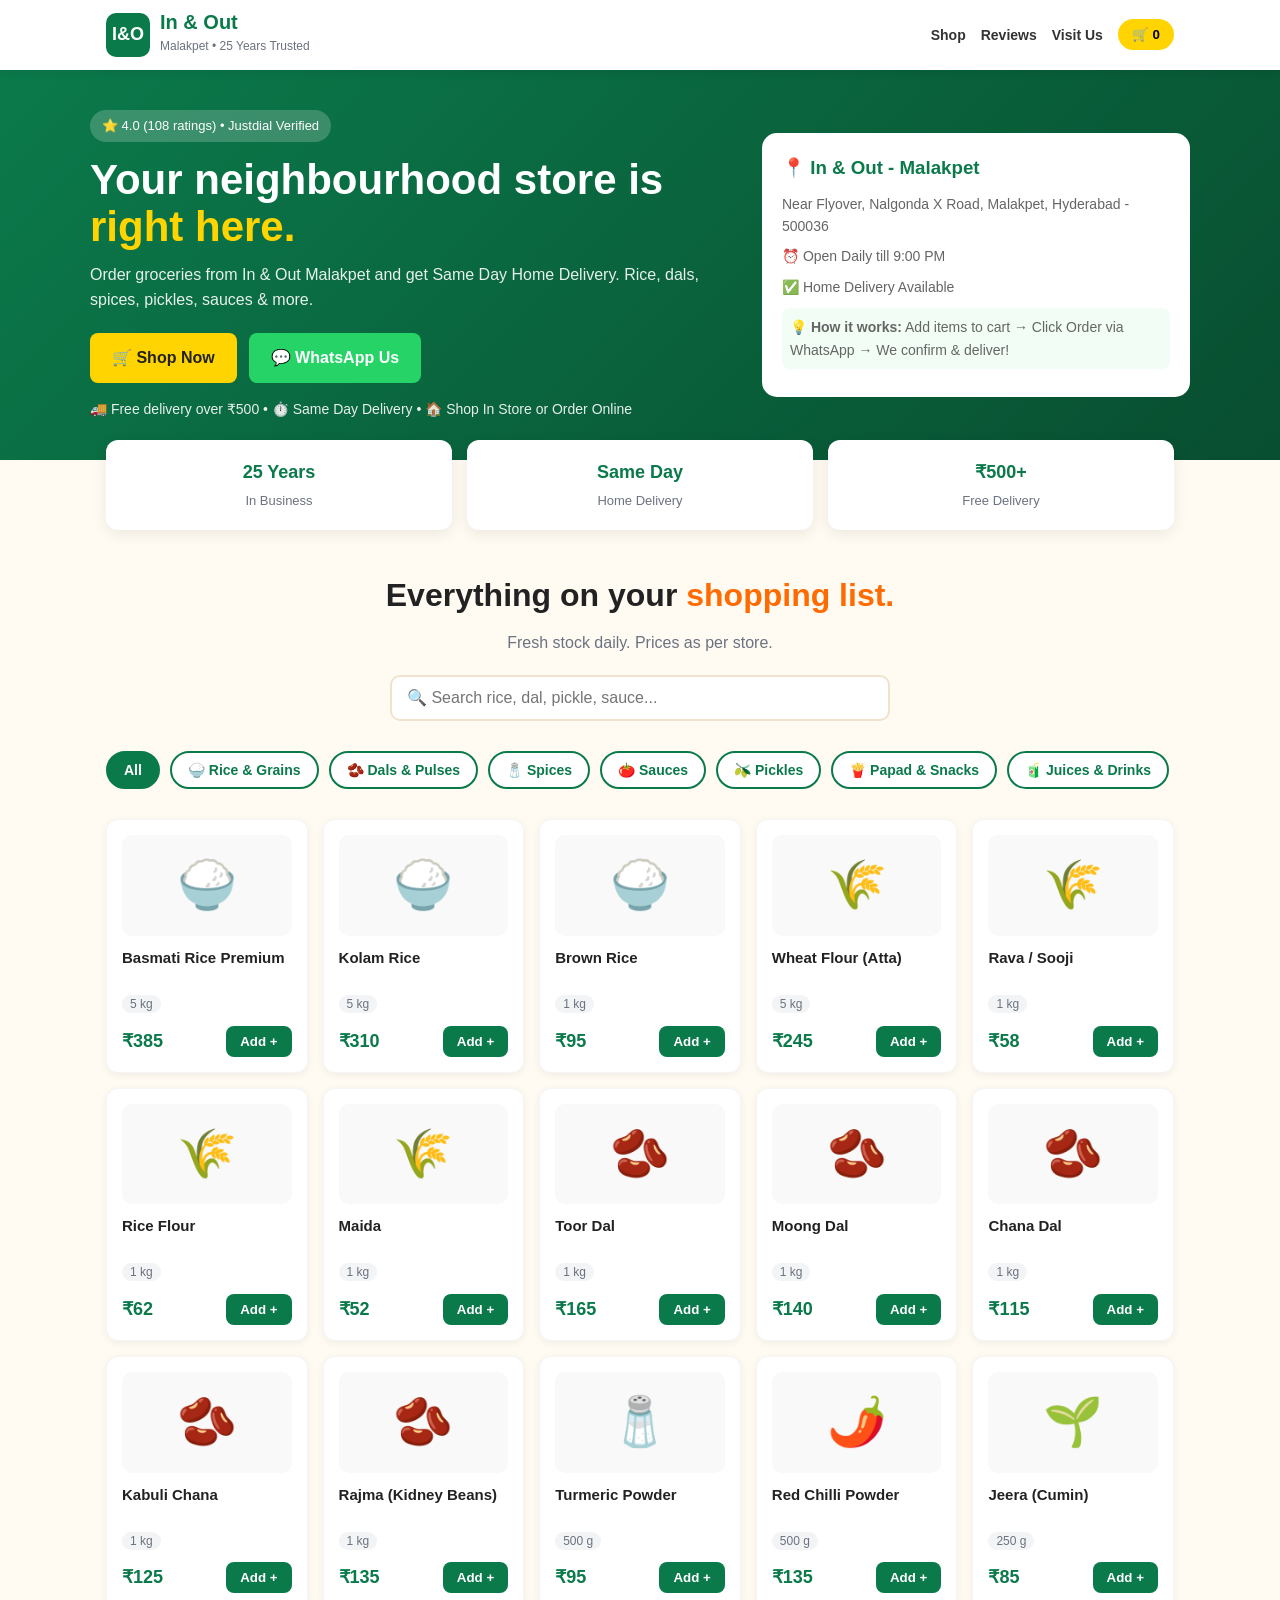
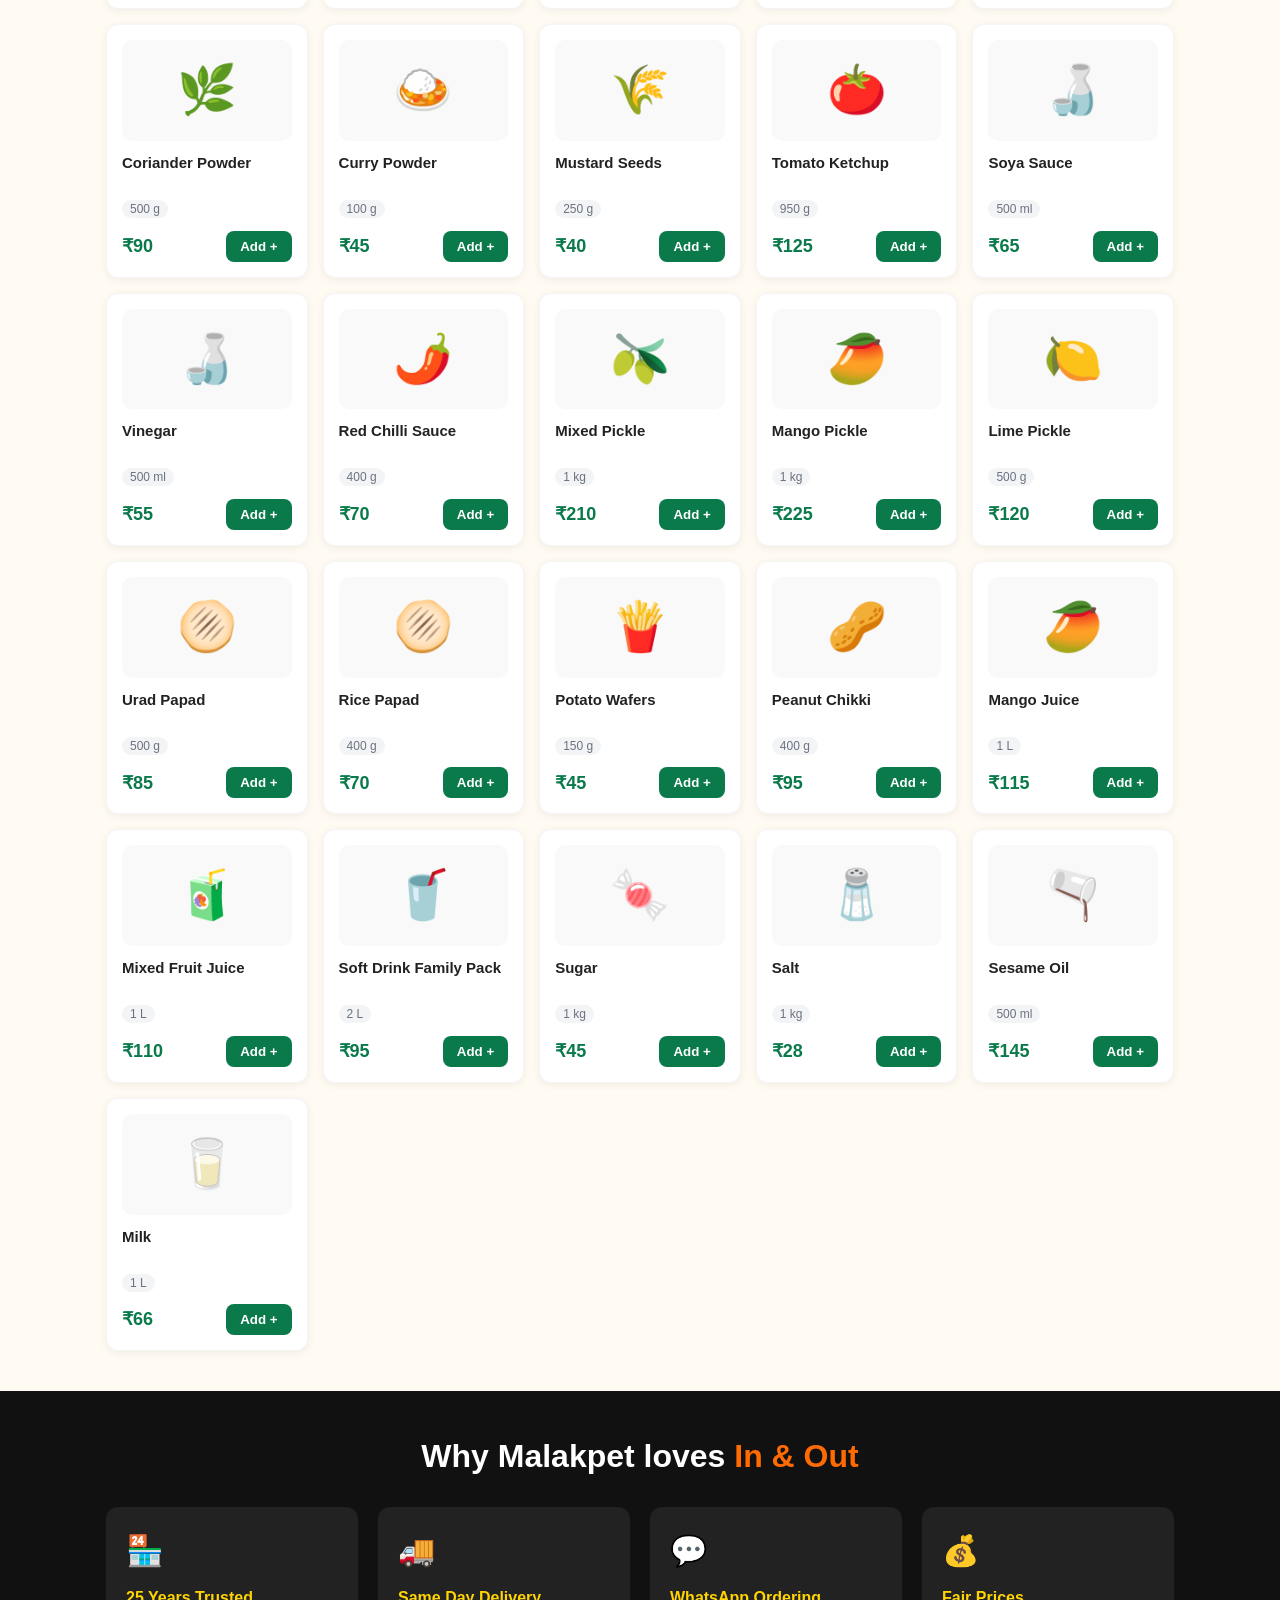
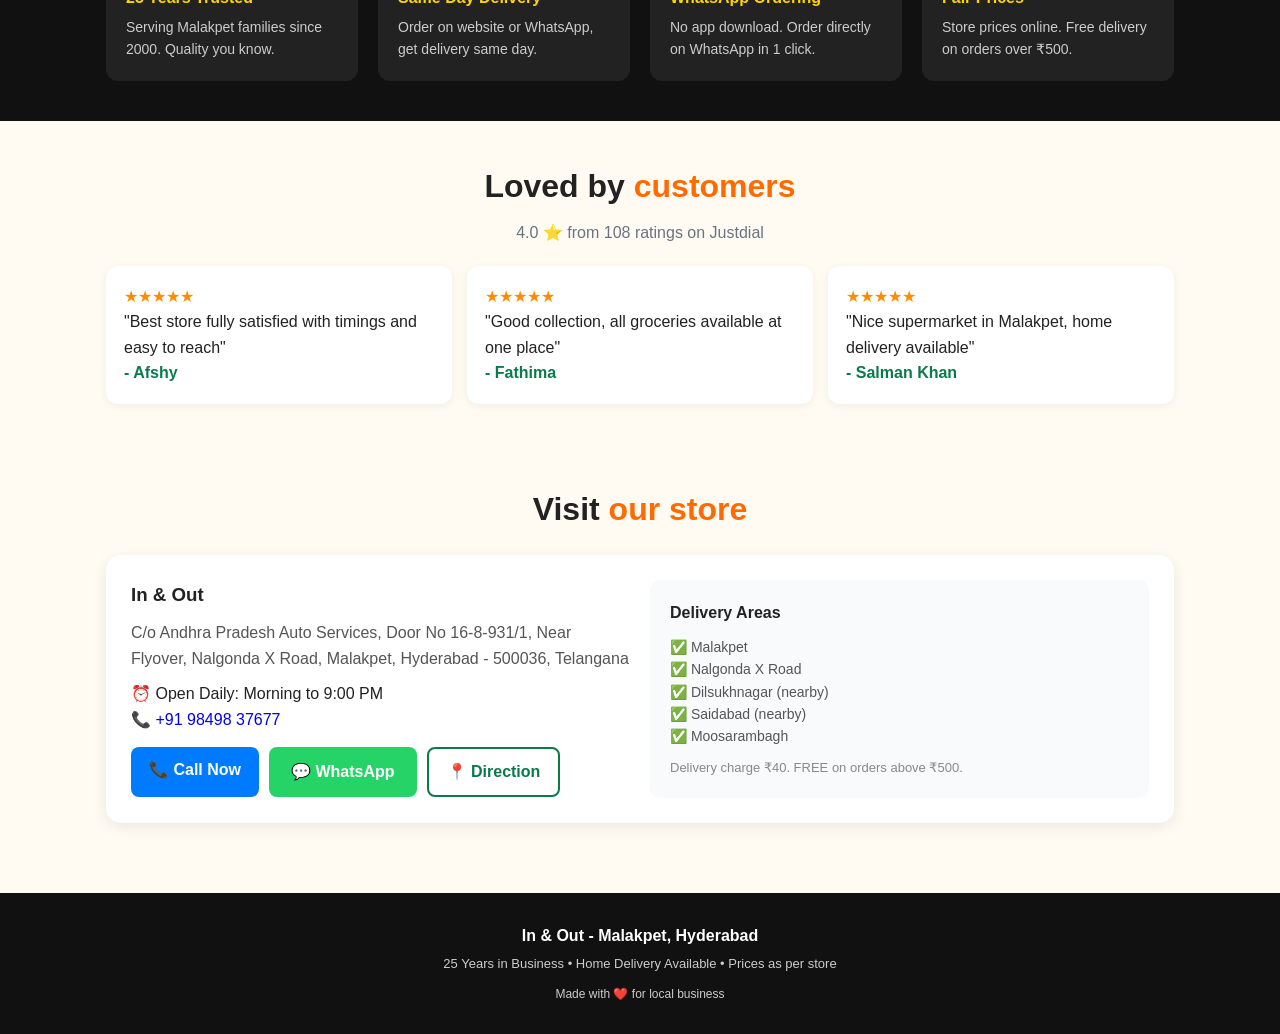
<file: index.html>
<!DOCTYPE html>
<html lang="en">
<head>
<meta charset="UTF-8" />
<meta name="viewport" content="width=device-width, initial-scale=1.0"/>
<title>In & Out | Malakpet Hyderabad - Grocery Home Delivery</title>
<meta name="description" content="In & Out Malakpet - 25 Years Trusted Supermarket. Order Rice, Dals, Spices, Pickles online with Same Day Home Delivery."/>
<style>
:root{--green:#0B7A4B;--dark:#084e30;--orange:#FF6B00;--bg:#FFFBF3;--muted:#6b7280;--border:#f0e2cc}
*{margin:0;padding:0;box-sizing:border-box}
body{font-family:-apple-system,BlinkMacSystemFont,'Segoe UI',Roboto,Arial,sans-serif;background:var(--bg);color:#222;line-height:1.6}
a{text-decoration:none}
header{background:#fff;position:sticky;top:0;z-index:100;box-shadow:0 2px 10px rgba(0,0,0,0.08)}
.nav{max-width:1100px;margin:auto;padding:12px 16px;display:flex;justify-content:space-between;align-items:center}
.logo{display:flex;align-items:center;gap:10px}
.logo-icon{background:var(--green);color:#fff;font-weight:800;width:44px;height:44px;border-radius:10px;display:flex;align-items:center;justify-content:center;font-size:18px}
.logo h1{font-size:20px;color:var(--green);line-height:1}
.logo span{font-size:12px;color:var(--muted)}
.nav-links{display:flex;gap:15px;align-items:center}
.nav-links a{color:#333;font-weight:600;font-size:14px}
.cart-top-btn{background:#FFD400;border:none;padding:8px 14px;border-radius:20px;font-weight:700;cursor:pointer}
.hero{background:linear-gradient(135deg,#0B7A4B 0%,#084e30 100%);color:#fff;padding:40px 16px}
.hero-inner{max-width:1100px;margin:auto;display:grid;grid-template-columns:1.2fr .8fr;gap:30px;align-items:center}
.badge{background:rgba(255,255,255,0.2);display:inline-block;padding:6px 12px;border-radius:20px;font-size:13px;margin-bottom:15px}
.hero h2{font-size:42px;line-height:1.1;margin-bottom:12px}
.hero h2 span{color:#FFD400}
.hero p{opacity:0.9;margin-bottom:20px}
.hero-btns{display:flex;gap:12px;flex-wrap:wrap;margin-bottom:15px}
.btn-primary{background:#FFD400;color:#222;padding:12px 22px;border-radius:8px;font-weight:800}
.btn-whatsapp{background:#25D366;color:#fff;padding:12px 22px;border-radius:8px;font-weight:800}
.hero-info{font-size:14px;opacity:0.9}
.hero-card{background:#fff;color:#222;border-radius:15px;padding:20px}
.hero-card h3{color:var(--green);margin-bottom:10px}
.hero-card p{font-size:14px;color:#555;margin-bottom:8px}
.trust{max-width:1100px;margin:-20px auto 0;padding:0 16px;display:grid;grid-template-columns:repeat(3,1fr);gap:15px;position:relative;z-index:2}
.trust-card{background:#fff;border-radius:12px;padding:18px;text-align:center;box-shadow:0 4px 15px rgba(0,0,0,0.08)}
.trust-card b{display:block;font-size:18px;color:var(--green)}
.trust-card span{font-size:13px;color:var(--muted)}
section{max-width:1100px;margin:auto;padding:40px 16px}
.shop h2,.sec-title{font-size:32px;text-align:center;margin-bottom:8px}
.shop h2 span,.sec-title span{color:var(--orange)}
.sub{text-align:center;color:var(--muted);margin-bottom:20px}
.search-box{max-width:500px;margin:0 auto 20px;display:flex}
.search-box input{flex:1;padding:12px 15px;border:2px solid var(--border);border-radius:10px;font-size:16px;outline:none}
.search-box input:focus{border-color:var(--green)}
.cat-pills{display:flex;gap:10px;overflow-x:auto;padding:10px 0;margin-bottom:20px}
.pill{white-space:nowrap;padding:9px 16px;border:2px solid var(--green);background:#fff;color:var(--green);border-radius:25px;font-weight:700;font-size:14px;cursor:pointer}
.pill.active,.pill:hover{background:var(--green);color:#fff}
#product-grid{display:grid;grid-template-columns:repeat(auto-fill,minmax(200px,1fr));gap:15px}
.product{background:#fff;border-radius:12px;padding:15px;box-shadow:0 2px 8px rgba(0,0,0,0.06);border:1px solid #f5f5f5}
.p-emoji{font-size:48px;text-align:center;background:#f9f9f9;border-radius:10px;padding:12px;margin-bottom:10px}
.product h4{font-size:15px;min-height:44px}
.p-unit{font-size:12px;color:var(--muted);background:#f3f4f6;padding:2px 8px;border-radius:10px}
.p-row{display:flex;justify-content:space-between;align-items:center;margin-top:10px}
.p-price{font-size:18px;font-weight:800;color:var(--green)}
.add-btn{background:var(--green);color:#fff;border:none;padding:8px 14px;border-radius:8px;font-weight:700;cursor:pointer}
.qty-box{display:flex;align-items:center;gap:8px;background:#f0fdf4;border:1px solid var(--green);border-radius:8px;padding:4px}
.qty-box button{background:var(--green);color:#fff;border:none;width:26px;height:26px;border-radius:6px;font-weight:800;cursor:pointer}
.why{background:#111;color:#fff;max-width:100%}
.why-inner{max-width:1100px;margin:auto;padding:40px 16px}
.why-grid{display:grid;grid-template-columns:repeat(auto-fit,minmax(220px,1fr));gap:20px;margin-top:25px}
.why-card{background:#222;border-radius:12px;padding:20px}
.why-card h4{color:#FFD400;margin:10px 0 5px}
.why-card p{font-size:14px;color:#ccc}
.reviews-grid{display:grid;grid-template-columns:repeat(auto-fit,minmax(250px,1fr));gap:15px;margin-top:20px}
.review{background:#fff;border-radius:12px;padding:18px;box-shadow:0 2px 8px rgba(0,0,0,0.06)}
.review b{color:var(--green)}
.stars{color:#FF8C00}
.visit-box{background:#fff;border-radius:15px;padding:25px;box-shadow:0 4px 15px rgba(0,0,0,0.08);display:grid;grid-template-columns:1fr 1fr;gap:20px}
.visit-btns{display:flex;gap:10px;flex-wrap:wrap;margin-top:15px}
.btn-call{background:#007bff;color:#fff;padding:10px 18px;border-radius:8px;font-weight:700}
.btn-dir{background:#fff;border:2px solid var(--green);color:var(--green);padding:10px 18px;border-radius:8px;font-weight:700}
footer{background:#111;color:#ccc;padding:30px 16px;text-align:center;margin-top:30px}
#cart-bar{position:fixed;bottom:15px;left:15px;right:15px;max-width:600px;margin:auto;background:var(--orange);color:#fff;padding:14px 20px;border-radius:12px;display:none;justify-content:space-between;align-items:center;font-weight:800;box-shadow:0 6px 20px rgba(0,0,0,0.3);cursor:pointer;z-index:200}
#cart-overlay{display:none;position:fixed;top:0;left:0;right:0;bottom:0;background:rgba(0,0,0,0.6);z-index:300;justify-content:center;align-items:center;padding:15px}
.cart-modal{background:#fff;border-radius:15px;max-width:500px;width:100%;max-height:90vh;overflow-y:auto;padding:20px}
.cart-modal h3{display:flex;justify-content:space-between;align-items:center;margin-bottom:15px}
.close-btn{background:#f3f4f6;border:none;width:30px;height:30px;border-radius:50%;cursor:pointer;font-size:16px}
#free-del-msg{background:#fef3c7;padding:10px;border-radius:8px;font-size:14px;margin-bottom:15px;text-align:center}
.cart-item{display:flex;justify-content:space-between;align-items:center;padding:10px 0;border-bottom:1px solid #f0f0f0;font-size:14px}
.cart-form{margin-top:15px}
.cart-form input,.cart-form textarea,.cart-form select{width:100%;padding:10px;border:2px solid #e5e7eb;border-radius:8px;margin-bottom:10px;font-size:14px;font-family:inherit}
.totals{margin:15px 0;font-size:15px}
.totals div{display:flex;justify-content:space-between;margin-bottom:5px}
.total-big{font-size:20px;font-weight:800;color:var(--green)}
.order-btn{background:#25D366;color:#fff;border:none;width:100%;padding:15px;border-radius:10px;font-size:17px;font-weight:800;cursor:pointer}
#toast{position:fixed;top:20px;right:20px;background:#0B7A4B;color:#fff;padding:12px 20px;border-radius:8px;display:none;z-index:500;font-weight:600}
.no-result{text-align:center;color:var(--muted);grid-column:1/-1;padding:30px}
@media(max-width:768px){.hero-inner{grid-template-columns:1fr}.hero h2{font-size:30px}.trust{grid-template-columns:1fr 1fr 1fr;gap:8px}.trust-card{padding:12px 8px}.trust-card b{font-size:14px}#product-grid{grid-template-columns:1fr 1fr}.nav-links a{display:none}.visit-box{grid-template-columns:1fr}.shop h2{font-size:24px}}
</style>
</head>
<body>

<header>
<div class="nav">
<div class="logo"><div class="logo-icon">I&O</div><div><h1>In & Out</h1><span>Malakpet • 25 Years Trusted</span></div></div>
<div class="nav-links"><a href="#shop">Shop</a><a href="#reviews">Reviews</a><a href="#visit">Visit Us</a><button class="cart-top-btn" onclick="openCart()">🛒 <span id="cart-count-top">0</span></button></div>
</div>
</header>

<section class="hero" style="max-width:100%">
<div class="hero-inner">
<div class="hero-text">
<div class="badge">⭐ 4.0 (108 ratings) • Justdial Verified</div>
<h2>Your neighbourhood store is <span>right here.</span></h2>
<p>Order groceries from In & Out Malakpet and get Same Day Home Delivery. Rice, dals, spices, pickles, sauces & more.</p>
<div class="hero-btns"><a href="#shop" class="btn-primary">🛒 Shop Now</a><a href="https://wa.me/919849837677?text=Hi%20In%20%26%20Out!%20I%20want%20to%20order%20groceries" target="_blank" class="btn-whatsapp">💬 WhatsApp Us</a></div>
<div class="hero-info">🚚 Free delivery over ₹500 • ⏱️ Same Day Delivery • 🏠 Shop In Store or Order Online</div>
</div>
<div class="hero-card">
<h3>📍 In & Out - Malakpet</h3>
<p>Near Flyover, Nalgonda X Road, Malakpet, Hyderabad - 500036</p>
<p>⏰ Open Daily till 9:00 PM</p>
<p>✅ Home Delivery Available</p>
<p style="background:#f0fdf4;padding:8px;border-radius:8px;margin-top:10px">💡 <b>How it works:</b> Add items to cart → Click Order via WhatsApp → We confirm & deliver!</p>
</div>
</div>
</section>

<div class="trust">
<div class="trust-card"><b>25 Years</b><span>In Business</span></div>
<div class="trust-card"><b>Same Day</b><span>Home Delivery</span></div>
<div class="trust-card"><b>₹500+</b><span>Free Delivery</span></div>
</div>

<section class="shop" id="shop">
<h2>Everything on your <span>shopping list.</span></h2>
<p class="sub">Fresh stock daily. Prices as per store.</p>
<div class="search-box"><input type="text" id="search" placeholder="🔍 Search rice, dal, pickle, sauce..."/></div>
<div class="cat-pills" id="pills">
<button class="pill active" onclick="setCat('all',this)">All</button>
<button class="pill" onclick="setCat('rice',this)">🍚 Rice & Grains</button>
<button class="pill" onclick="setCat('dal',this)">🫘 Dals & Pulses</button>
<button class="pill" onclick="setCat('spice',this)">🧂 Spices</button>
<button class="pill" onclick="setCat('sauce',this)">🍅 Sauces</button>
<button class="pill" onclick="setCat('pickle',this)">🫒 Pickles</button>
<button class="pill" onclick="setCat('papad',this)">🍟 Papad & Snacks</button>
<button class="pill" onclick="setCat('beverage',this)">🧃 Juices & Drinks</button>
<button class="pill" onclick="setCat('essential',this)">🏠 Essentials</button>
</div>
<div id="product-grid"></div>
</section>

<div class="why"><div class="why-inner">
<h2 class="sec-title" style="color:#fff">Why Malakpet loves <span>In & Out</span></h2>
<div class="why-grid">
<div class="why-card"><div style="font-size:30px">🏪</div><h4>25 Years Trusted</h4><p>Serving Malakpet families since 2000. Quality you know.</p></div>
<div class="why-card"><div style="font-size:30px">🚚</div><h4>Same Day Delivery</h4><p>Order on website or WhatsApp, get delivery same day.</p></div>
<div class="why-card"><div style="font-size:30px">💬</div><h4>WhatsApp Ordering</h4><p>No app download. Order directly on WhatsApp in 1 click.</p></div>
<div class="why-card"><div style="font-size:30px">💰</div><h4>Fair Prices</h4><p>Store prices online. Free delivery on orders over ₹500.</p></div>
</div>
</div></div>

<section id="reviews">
<h2 class="sec-title">Loved by <span>customers</span></h2>
<p class="sub">4.0 ⭐ from 108 ratings on Justdial</p>
<div class="reviews-grid">
<div class="review"><div class="stars">★★★★★</div><p>"Best store fully satisfied with timings and easy to reach"</p><b>- Afshy</b></div>
<div class="review"><div class="stars">★★★★★</div><p>"Good collection, all groceries available at one place"</p><b>- Fathima</b></div>
<div class="review"><div class="stars">★★★★★</div><p>"Nice supermarket in Malakpet, home delivery available"</p><b>- Salman Khan</b></div>
</div>
</section>

<section id="visit">
<h2 class="sec-title">Visit <span>our store</span></h2>
<div class="visit-box" style="margin-top:20px">
<div>
<h3>In & Out</h3>
<p style="color:#555;margin:10px 0">C/o Andhra Pradesh Auto Services, Door No 16-8-931/1, Near Flyover, Nalgonda X Road, Malakpet, Hyderabad - 500036, Telangana</p>
<p>⏰ Open Daily: Morning to 9:00 PM</p>
<p>📞 <a href="tel:+919849837677">+91 98498 37677</a></p>
<div class="visit-btns">
<a class="btn-call" href="tel:+919849837677">📞 Call Now</a>
<a class="btn-whatsapp" href="https://wa.me/919849837677" target="_blank">💬 WhatsApp</a>
<a class="btn-dir" href="https://www.google.com/maps/search/?api=1&query=In+%26+Out+Malakpet+Hyderabad" target="_blank">📍 Direction</a>
</div>
</div>
<div style="background:#f9fafb;border-radius:10px;padding:20px">
<h4>Delivery Areas</h4>
<p style="font-size:14px;color:#555;margin-top:10px">✅ Malakpet<br>✅ Nalgonda X Road<br>✅ Dilsukhnagar (nearby)<br>✅ Saidabad (nearby)<br>✅ Moosarambagh</p>
<p style="font-size:13px;color:#888;margin-top:10px">Delivery charge ₹40. FREE on orders above ₹500.</p>
</div>
</div>
</section>

<footer>
<p><b style="color:#fff">In & Out - Malakpet, Hyderabad</b></p>
<p style="font-size:13px;margin-top:5px">25 Years in Business • Home Delivery Available • Prices as per store</p>
<p style="font-size:12px;margin-top:10px">Made with ❤️ for local business</p>
</footer>

<div id="cart-bar" onclick="openCart()">
<span>🛒 <span id="cart-count-bar">0</span> items | ₹<span id="cart-total-bar">0</span></span>
<span>View Cart →</span>
</div>

<div id="cart-overlay">
<div class="cart-modal">
<h3>Your Shopping List <button class="close-btn" onclick="closeCart()">✕</button></h3>
<div id="free-del-msg"></div>
<div id="cart-items"></div>
<div class="cart-form">
<input type="text" id="cust-name" placeholder="Your Name *"/>
<input type="tel" id="cust-phone" placeholder="Phone Number (10 digits) *"/>
<textarea id="cust-address" placeholder="Full Delivery Address with Landmark *" rows="2"></textarea>
<select id="pay-method"><option value="Cash on Delivery">💵 Cash on Delivery</option><option value="UPI">📱 UPI (GPay/PhonePe/Paytm)</option></select>
</div>
<div class="totals">
<div><span>Subtotal:</span><span>₹<span id="ct-sub">0</span></span></div>
<div><span>Delivery:</span><span id="ct-del">₹40</span></div>
<div class="total-big"><span>Total:</span><span>₹<span id="ct-total">0</span></span></div>
</div>
<button class="order-btn" onclick="sendOrder()">📱 Order via WhatsApp</button>
<p style="text-align:center;font-size:12px;color:#888;margin-top:8px">Order will open in WhatsApp. Just press Send!</p>
</div>
</div>

<div id="toast"></div>

<script>
// ===== CHANGE THIS TO CLIENT'S WHATSAPP NUMBER (without +) =====
const STORE_WHATSAPP = "919849837677";
const FREE_LIMIT = 500;
const DELIVERY_FEE = 40;

const products = [
{id:1,name:"Basmati Rice Premium",cat:"rice",unit:"5 kg",price:385,emoji:"🍚"},
{id:2,name:"Kolam Rice",cat:"rice",unit:"5 kg",price:310,emoji:"🍚"},
{id:3,name:"Brown Rice",cat:"rice",unit:"1 kg",price:95,emoji:"🍚"},
{id:4,name:"Wheat Flour (Atta)",cat:"rice",unit:"5 kg",price:245,emoji:"🌾"},
{id:5,name:"Rava / Sooji",cat:"rice",unit:"1 kg",price:58,emoji:"🌾"},
{id:6,name:"Rice Flour",cat:"rice",unit:"1 kg",price:62,emoji:"🌾"},
{id:7,name:"Maida",cat:"rice",unit:"1 kg",price:52,emoji:"🌾"},
{id:8,name:"Toor Dal",cat:"dal",unit:"1 kg",price:165,emoji:"🫘"},
{id:9,name:"Moong Dal",cat:"dal",unit:"1 kg",price:140,emoji:"🫘"},
{id:10,name:"Chana Dal",cat:"dal",unit:"1 kg",price:115,emoji:"🫘"},
{id:11,name:"Kabuli Chana",cat:"dal",unit:"1 kg",price:125,emoji:"🫘"},
{id:12,name:"Rajma (Kidney Beans)",cat:"dal",unit:"1 kg",price:135,emoji:"🫘"},
{id:13,name:"Turmeric Powder",cat:"spice",unit:"500 g",price:95,emoji:"🧂"},
{id:14,name:"Red Chilli Powder",cat:"spice",unit:"500 g",price:135,emoji:"🌶️"},
{id:15,name:"Jeera (Cumin)",cat:"spice",unit:"250 g",price:85,emoji:"🌱"},
{id:16,name:"Coriander Powder",cat:"spice",unit:"500 g",price:90,emoji:"🌿"},
{id:17,name:"Curry Powder",cat:"spice",unit:"100 g",price:45,emoji:"🍛"},
{id:18,name:"Mustard Seeds",cat:"spice",unit:"250 g",price:40,emoji:"🌾"},
{id:19,name:"Tomato Ketchup",cat:"sauce",unit:"950 g",price:125,emoji:"🍅"},
{id:20,name:"Soya Sauce",cat:"sauce",unit:"500 ml",price:65,emoji:"🍶"},
{id:21,name:"Vinegar",cat:"sauce",unit:"500 ml",price:55,emoji:"🍶"},
{id:22,name:"Red Chilli Sauce",cat:"sauce",unit:"400 g",price:70,emoji:"🌶️"},
{id:23,name:"Mixed Pickle",cat:"pickle",unit:"1 kg",price:210,emoji:"🫒"},
{id:24,name:"Mango Pickle",cat:"pickle",unit:"1 kg",price:225,emoji:"🥭"},
{id:25,name:"Lime Pickle",cat:"pickle",unit:"500 g",price:120,emoji:"🍋"},
{id:26,name:"Urad Papad",cat:"papad",unit:"500 g",price:85,emoji:"🫓"},
{id:27,name:"Rice Papad",cat:"papad",unit:"400 g",price:70,emoji:"🫓"},
{id:28,name:"Potato Wafers",cat:"papad",unit:"150 g",price:45,emoji:"🍟"},
{id:29,name:"Peanut Chikki",cat:"papad",unit:"400 g",price:95,emoji:"🥜"},
{id:30,name:"Mango Juice",cat:"beverage",unit:"1 L",price:115,emoji:"🥭"},
{id:31,name:"Mixed Fruit Juice",cat:"beverage",unit:"1 L",price:110,emoji:"🧃"},
{id:32,name:"Soft Drink Family Pack",cat:"beverage",unit:"2 L",price:95,emoji:"🥤"},
{id:33,name:"Sugar",cat:"essential",unit:"1 kg",price:45,emoji:"🍬"},
{id:34,name:"Salt",cat:"essential",unit:"1 kg",price:28,emoji:"🧂"},
{id:35,name:"Sesame Oil",cat:"essential",unit:"500 ml",price:145,emoji:"🫗"},
{id:36,name:"Milk",cat:"essential",unit:"1 L",price:66,emoji:"🥛"},
];

let cart = JSON.parse(localStorage.getItem('inout-cart')||'{}');
let activeCat = 'all';
let searchTerm = '';

function saveCart(){localStorage.setItem('inout-cart',JSON.stringify(cart));}
function getCount(){return Object.values(cart).reduce((a,b)=>a+b,0);}
function getSub(){let s=0;for(let id in cart){let p=products.find(x=>x.id==id);if(p)s+=p.price*cart[id];}return s;}

function setCat(c,el){activeCat=c;document.querySelectorAll('.pill').forEach(p=>p.classList.remove('active'));el.classList.add('active');renderProducts();}

function renderProducts(){
const grid=document.getElementById('product-grid');
let f=products.filter(p=>(activeCat==='all'||p.cat===activeCat)&&p.name.toLowerCase().includes(searchTerm));
if(!f.length){grid.innerHTML='<p class="no-result">No products found 😕</p>';return;}
grid.innerHTML=f.map(p=>{
const q=cart[p.id]||0;
const btn=q===0?`<button class="add-btn" onclick="addToCart(${p.id})">Add +</button>`:`<div class="qty-box"><button onclick="changeQty(${p.id},-1)">-</button><span>${q}</span><button onclick="changeQty(${p.id},1)">+</button></div>`;
return `<div class="product"><div class="p-emoji">${p.emoji}</div><h4>${p.name}</h4><span class="p-unit">${p.unit}</span><div class="p-row"><span class="p-price">₹${p.price}</span>${btn}</div></div>`;
}).join('');
}

function addToCart(id){cart[id]=(cart[id]||0)+1;saveCart();renderProducts();updateBar();showToast('Added to cart ✅');}
function changeQty(id,d){cart[id]=(cart[id]||0)+d;if(cart[id]<=0)delete cart[id];saveCart();renderProducts();updateBar();renderCartItems();}

function updateBar(){
const c=getCount(),s=getSub();
document.getElementById('cart-count-top').textContent=c;
document.getElementById('cart-count-bar').textContent=c;
document.getElementById('cart-total-bar').textContent=s;
document.getElementById('cart-bar').style.display=c>0?'flex':'none';
}

function openCart(){renderCartItems();document.getElementById('cart-overlay').style.display='flex';}
function closeCart(){document.getElementById('cart-overlay').style.display='none';}

function renderCartItems(){
const box=document.getElementById('cart-items');
const ids=Object.keys(cart);
if(!ids.length){box.innerHTML='<p style="text-align:center;color:#888;padding:20px">Your cart is empty.<br><a href="#shop" onclick="closeCart()" style="color:var(--green);font-weight:700">Start Shopping →</a></p>';}
else{
box.innerHTML=ids.map(id=>{
let p=products.find(x=>x.id==id);
return `<div class="cart-item"><div><b>${p.emoji} ${p.name}</b><br><span style="color:#888">₹${p.price} x ${cart[id]}</span></div><div style="display:flex;align-items:center;gap:8px"><button onclick="changeQty(${id},-1)" style="width:28px;height:28px;border-radius:6px;border:1px solid #ddd;background:#fff;cursor:pointer">-</button><b>${cart[id]}</b><button onclick="changeQty(${id},1)" style="width:28px;height:28px;border-radius:6px;border:1px solid #ddd;background:#fff;cursor:pointer">+</button></div></div>`;
}).join('');
}
const sub=getSub();
const del=sub===0?0:(sub>=FREE_LIMIT?0:DELIVERY_FEE);
document.getElementById('ct-sub').textContent=sub;
document.getElementById('ct-del').textContent=del===0?'FREE':'₹'+del;
document.getElementById('ct-total').textContent=sub+del;
document.getElementById('free-del-msg').innerHTML=sub>=FREE_LIMIT?'🎉 <b>You got FREE delivery!</b>':`Add ₹${FREE_LIMIT-sub} more for <b>FREE delivery</b>`;
}

function sendOrder(){
const ids=Object.keys(cart);
if(!ids.length){alert('Your cart is empty!');return;}
const name=document.getElementById('cust-name').value.trim();
const phone=document.getElementById('cust-phone').value.trim();
const addr=document.getElementById('cust-address').value.trim();
const pay=document.getElementById('pay-method').value;
if(!name||!phone||!addr){alert('Please fill Name, Phone and Address');return;}
if(phone.replace(/\D/g,'').length<10){alert('Please enter valid 10-digit phone number');return;}
const sub=getSub();
const del=sub>=FREE_LIMIT?0:DELIVERY_FEE;
let msg=`Hello In & Out Malakpet! I want to order:\n\n`;
let i=1;
ids.forEach(id=>{let p=products.find(x=>x.id==id);msg+=`${i}) ${p.name} (${p.unit}) x${cart[id]} = Rs.${p.price*cart[id]}\n`;i++;});
msg+=`\nSubtotal: Rs.${sub}\nDelivery: ${del===0?'FREE':'Rs.'+del}\nTotal: Rs.${sub+del}\n\nName: ${name}\nPhone: ${phone}\nAddress: ${addr}\nPayment: ${pay}\n\nPlease confirm my order.`;
window.open(`https://wa.me/${STORE_WHATSAPP}?text=${encodeURIComponent(msg)}`,'_blank');
showToast('Opening WhatsApp... 📱');
}

function showToast(m){const t=document.getElementById('toast');t.textContent=m;t.style.display='block';setTimeout(()=>t.style.display='none',2000);}

document.getElementById('search').addEventListener('input',e=>{searchTerm=e.target.value.toLowerCase();renderProducts();});
document.getElementById('cart-overlay').addEventListener('click',e=>{if(e.target.id==='cart-overlay')closeCart();});

renderProducts();updateBar();
</script>
</body>
</html>
</file>
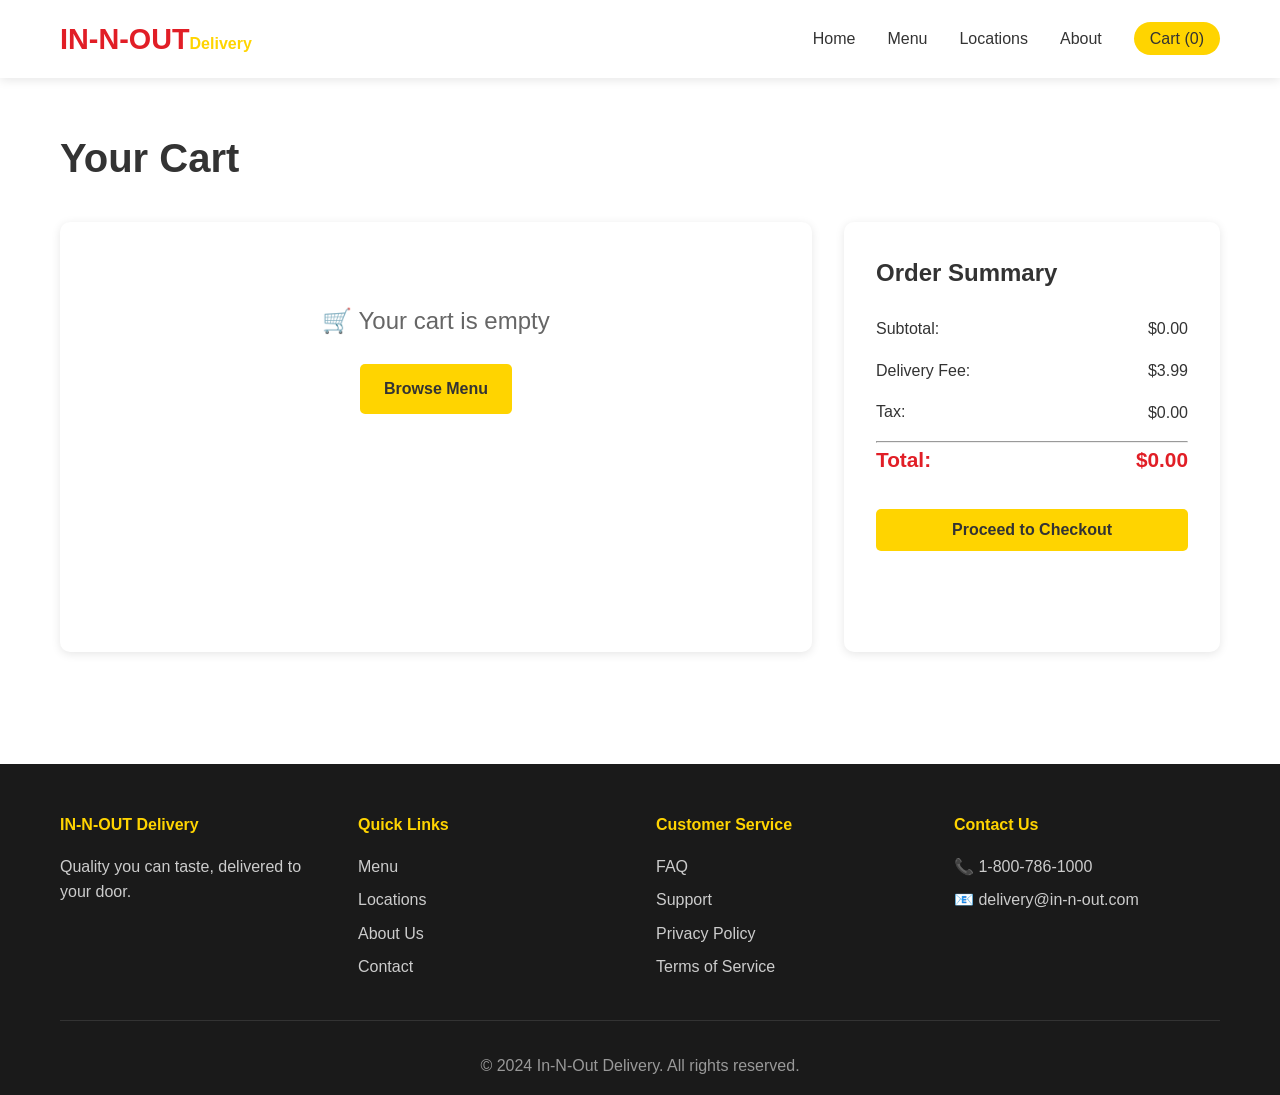
<file: cart.html>
<!DOCTYPE html>
<html lang="en">
<head>
    <meta charset="UTF-8">
    <meta name="viewport" content="width=device-width, initial-scale=1.0">
    <title>Cart - In-N-Out Delivery</title>
    <link rel="stylesheet" href="css/style.css">
</head>
<body>
    <!-- Header -->
    <header>
        <nav class="navbar">
            <div class="container">
                <div class="logo">
                    <h1>IN-N-OUT<span class="delivery-text">Delivery</span></h1>
                </div>
                <ul class="nav-links">
                    <li><a href="index.html">Home</a></li>
                    <li><a href="menu.html">Menu</a></li>
                    <li><a href="index.html#locations">Locations</a></li>
                    <li><a href="#about">About</a></li>
                    <li><a href="cart.html" class="cart-btn active">Cart (<span id="cart-count">0</span>)</a></li>
                </ul>
                <button class="mobile-menu-btn">☰</button>
            </div>
        </nav>
    </header>

    <!-- Cart Section -->
    <section class="cart-section">
        <div class="container">
            <h1>Your Cart</h1>
            
            <div class="cart-container">
                <div class="cart-items">
                    <div id="cart-items-list">
                        <!-- Cart items will be inserted here by JavaScript -->
                        <div class="empty-cart" id="empty-cart">
                            <p>🛒 Your cart is empty</p>
                            <a href="menu.html" class="btn btn-primary">Browse Menu</a>
                        </div>
                    </div>
                </div>

                <div class="cart-summary">
                    <h3>Order Summary</h3>
                    <div class="summary-row">
                        <span>Subtotal:</span>
                        <span id="subtotal">$0.00</span>
                    </div>
                    <div class="summary-row">
                        <span>Delivery Fee:</span>
                        <span id="delivery-fee">$3.99</span>
                    </div>
                    <div class="summary-row">
                        <span>Tax:</span>
                        <span id="tax">$0.00</span>
                    </div>
                    <hr>
                    <div class="summary-row total">
                        <span>Total:</span>
                        <span id="total">$0.00</span>
                    </div>
                    <button class="btn btn-primary btn-full" onclick="proceedToCheckout()">Proceed to Checkout</button>
                    <a href="menu.html" class="btn btn-secondary btn-full">Continue Shopping</a>
                </div>
            </div>
        </div>
    </section>

    <!-- Footer -->
    <footer>
        <div class="container">
            <div class="footer-content">
                <div class="footer-section">
                    <h4>IN-N-OUT Delivery</h4>
                    <p>Quality you can taste, delivered to your door.</p>
                </div>
                <div class="footer-section">
                    <h4>Quick Links</h4>
                    <ul>
                        <li><a href="menu.html">Menu</a></li>
                        <li><a href="index.html#locations">Locations</a></li>
                        <li><a href="#about">About Us</a></li>
                        <li><a href="#contact">Contact</a></li>
                    </ul>
                </div>
                <div class="footer-section">
                    <h4>Customer Service</h4>
                    <ul>
                        <li><a href="#faq">FAQ</a></li>
                        <li><a href="#support">Support</a></li>
                        <li><a href="#privacy">Privacy Policy</a></li>
                        <li><a href="#terms">Terms of Service</a></li>
                    </ul>
                </div>
                <div class="footer-section">
                    <h4>Contact Us</h4>
                    <p>📞 1-800-786-1000</p>
                    <p>📧 delivery@in-n-out.com</p>
                </div>
            </div>
            <div class="footer-bottom">
                <p>&copy; 2024 In-N-Out Delivery. All rights reserved.</p>
            </div>
        </div>
    </footer>

    <script src="js/script.js"></script>
</body>
</html>
</file>
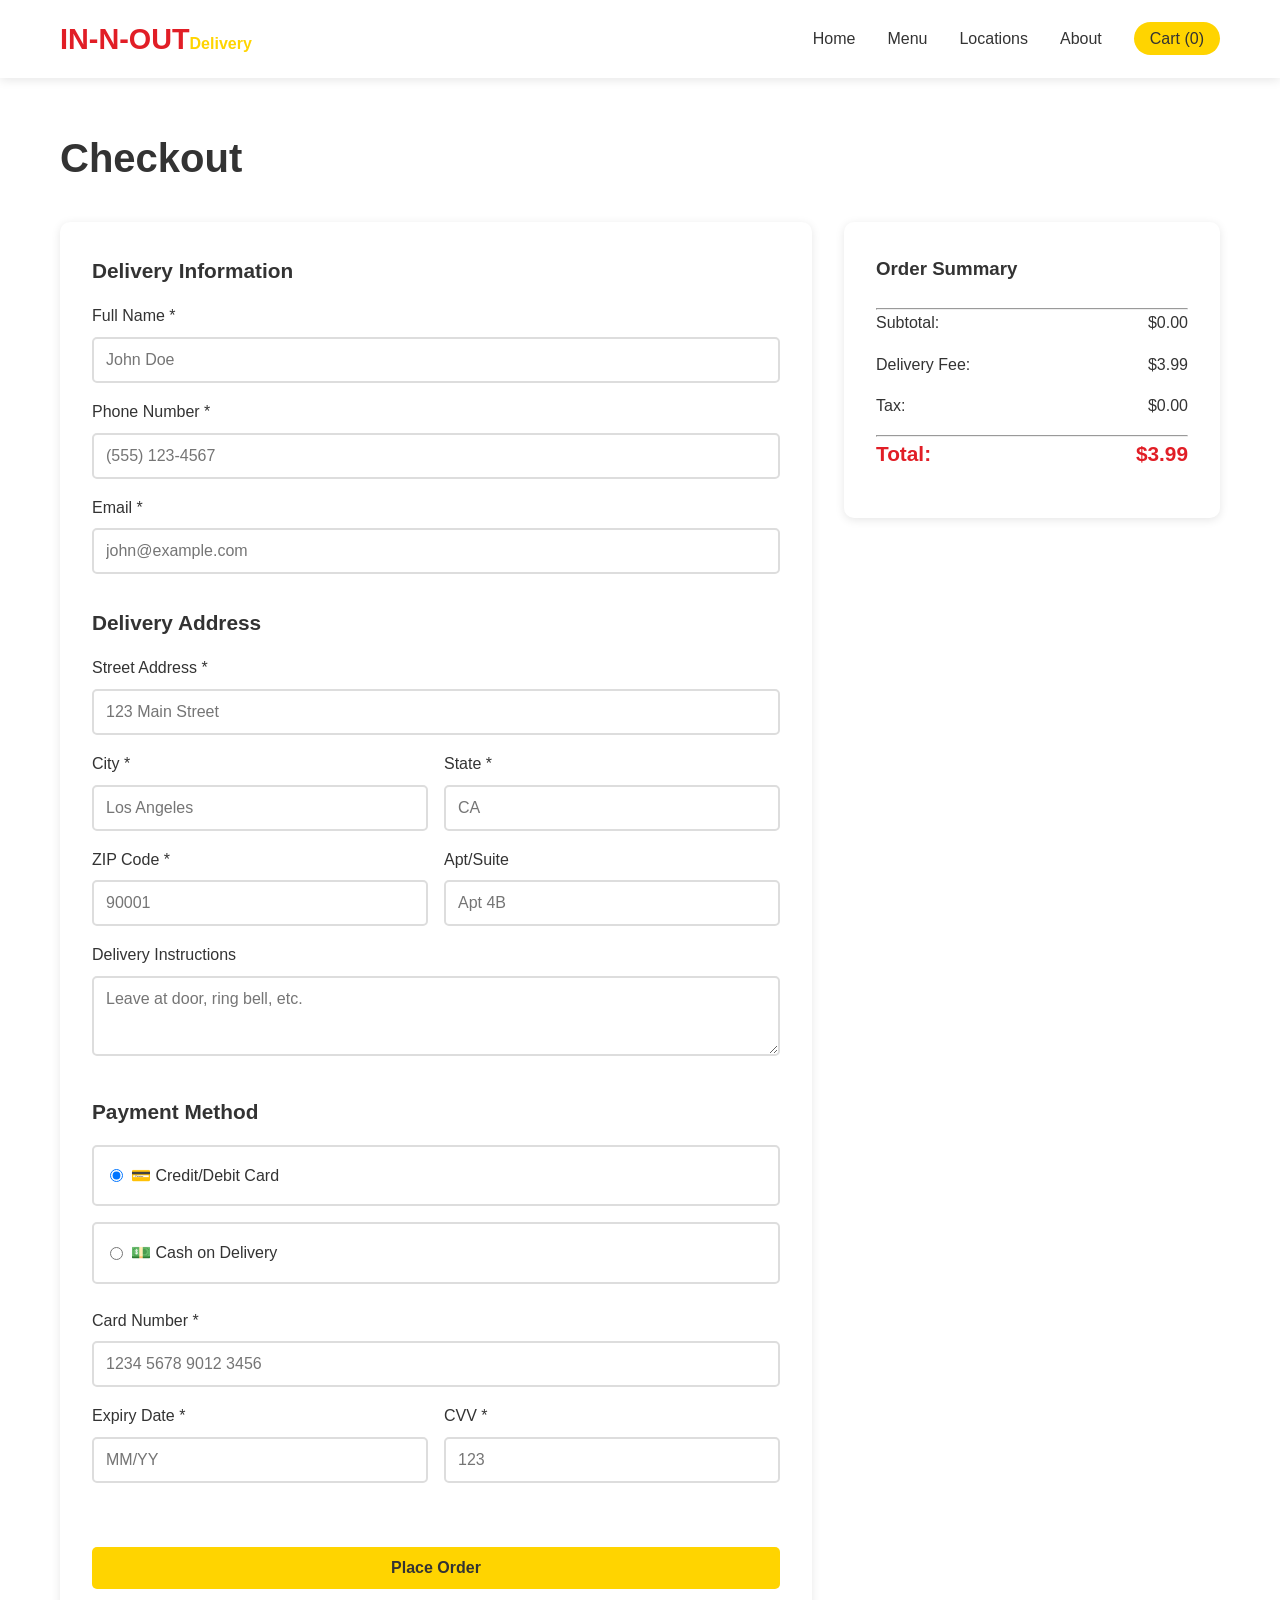
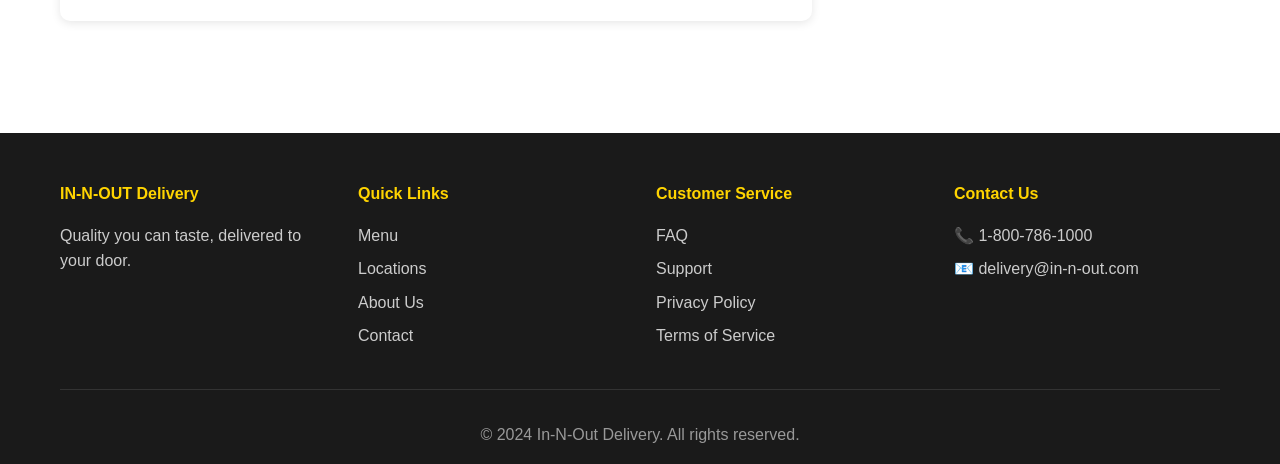
<file: checkout.html>
<!DOCTYPE html>
<html lang="en">
<head>
    <meta charset="UTF-8">
    <meta name="viewport" content="width=device-width, initial-scale=1.0">
    <title>Checkout - In-N-Out Delivery</title>
    <link rel="stylesheet" href="css/style.css">
</head>
<body>
    <!-- Header -->
    <header>
        <nav class="navbar">
            <div class="container">
                <div class="logo">
                    <h1>IN-N-OUT<span class="delivery-text">Delivery</span></h1>
                </div>
                <ul class="nav-links">
                    <li><a href="index.html">Home</a></li>
                    <li><a href="menu.html">Menu</a></li>
                    <li><a href="index.html#locations">Locations</a></li>
                    <li><a href="#about">About</a></li>
                    <li><a href="cart.html" class="cart-btn">Cart (<span id="cart-count">0</span>)</a></li>
                </ul>
                <button class="mobile-menu-btn">☰</button>
            </div>
        </nav>
    </header>

    <!-- Checkout Section -->
    <section class="checkout-section">
        <div class="container">
            <h1>Checkout</h1>
            
            <div class="checkout-container">
                <div class="checkout-form">
                    <form id="checkout-form">
                        <!-- Delivery Information -->
                        <div class="form-section">
                            <h3>Delivery Information</h3>
                            <div class="form-group">
                                <label>Full Name *</label>
                                <input type="text" required placeholder="John Doe">
                            </div>
                            <div class="form-group">
                                <label>Phone Number *</label>
                                <input type="tel" required placeholder="(555) 123-4567">
                            </div>
                            <div class="form-group">
                                <label>Email *</label>
                                <input type="email" required placeholder="john@example.com">
                            </div>
                        </div>

                        <!-- Address -->
                        <div class="form-section">
                            <h3>Delivery Address</h3>
                            <div class="form-group">
                                <label>Street Address *</label>
                                <input type="text" required placeholder="123 Main Street">
                            </div>
                            <div class="form-row">
                                <div class="form-group">
                                    <label>City *</label>
                                    <input type="text" required placeholder="Los Angeles">
                                </div>
                                <div class="form-group">
                                    <label>State *</label>
                                    <input type="text" required placeholder="CA">
                                </div>
                            </div>
                            <div class="form-row">
                                <div class="form-group">
                                    <label>ZIP Code *</label>
                                    <input type="text" required placeholder="90001">
                                </div>
                                <div class="form-group">
                                    <label>Apt/Suite</label>
                                    <input type="text" placeholder="Apt 4B">
                                </div>
                            </div>
                            <div class="form-group">
                                <label>Delivery Instructions</label>
                                <textarea placeholder="Leave at door, ring bell, etc."></textarea>
                            </div>
                        </div>

                        <!-- Payment -->
                        <div class="form-section">
                            <h3>Payment Method</h3>
                            <div class="payment-methods">
                                <label class="payment-option">
                                    <input type="radio" name="payment" value="card" checked>
                                    <span>💳 Credit/Debit Card</span>
                                </label>
                                <label class="payment-option">
                                    <input type="radio" name="payment" value="cash">
                                    <span>💵 Cash on Delivery</span>
                                </label>
                            </div>
                            <div id="card-details">
                                <div class="form-group">
                                    <label>Card Number *</label>
                                    <input type="text" placeholder="1234 5678 9012 3456">
                                </div>
                                <div class="form-row">
                                    <div class="form-group">
                                        <label>Expiry Date *</label>
                                        <input type="text" placeholder="MM/YY">
                                    </div>
                                    <div class="form-group">
                                        <label>CVV *</label>
                                        <input type="text" placeholder="123">
                                    </div>
                                </div>
                            </div>
                        </div>

                        <button type="submit" class="btn btn-primary btn-full">Place Order</button>
                    </form>
                </div>

                <div class="order-summary-sidebar">
                    <h3>Order Summary</h3>
                    <div id="checkout-items">
                        <!-- Items will be loaded here -->
                    </div>
                    <hr>
                    <div class="summary-row">
                        <span>Subtotal:</span>
                        <span id="checkout-subtotal">$0.00</span>
                    </div>
                    <div class="summary-row">
                        <span>Delivery Fee:</span>
                        <span id="checkout-delivery">$3.99</span>
                    </div>
                    <div class="summary-row">
                        <span>Tax:</span>
                        <span id="checkout-tax">$0.00</span>
                    </div>
                    <hr>
                    <div class="summary-row total">
                        <span>Total:</span>
                        <span id="checkout-total">$0.00</span>
                    </div>
                </div>
            </div>
        </div>
    </section>

    <!-- Footer -->
    <footer>
        <div class="container">
            <div class="footer-content">
                <div class="footer-section">
                    <h4>IN-N-OUT Delivery</h4>
                    <p>Quality you can taste, delivered to your door.</p>
                </div>
                <div class="footer-section">
                    <h4>Quick Links</h4>
                    <ul>
                        <li><a href="menu.html">Menu</a></li>
                        <li><a href="index.html#locations">Locations</a></li>
                        <li><a href="#about">About Us</a></li>
                        <li><a href="#contact">Contact</a></li>
                    </ul>
                </div>
                <div class="footer-section">
                    <h4>Customer Service</h4>
                    <ul>
                        <li><a href="#faq">FAQ</a></li>
                        <li><a href="#support">Support</a></li>
                        <li><a href="#privacy">Privacy Policy</a></li>
                        <li><a href="#terms">Terms of Service</a></li>
                    </ul>
                </div>
                <div class="footer-section">
                    <h4>Contact Us</h4>
                    <p>📞 1-800-786-1000</p>
                    <p>📧 delivery@in-n-out.com</p>
                </div>
            </div>
            <div class="footer-bottom">
                <p>&copy; 2024 In-N-Out Delivery. All rights reserved.</p>
            </div>
        </div>
    </footer>

    <script src="js/script.js"></script>
</body>
</html>
</file>
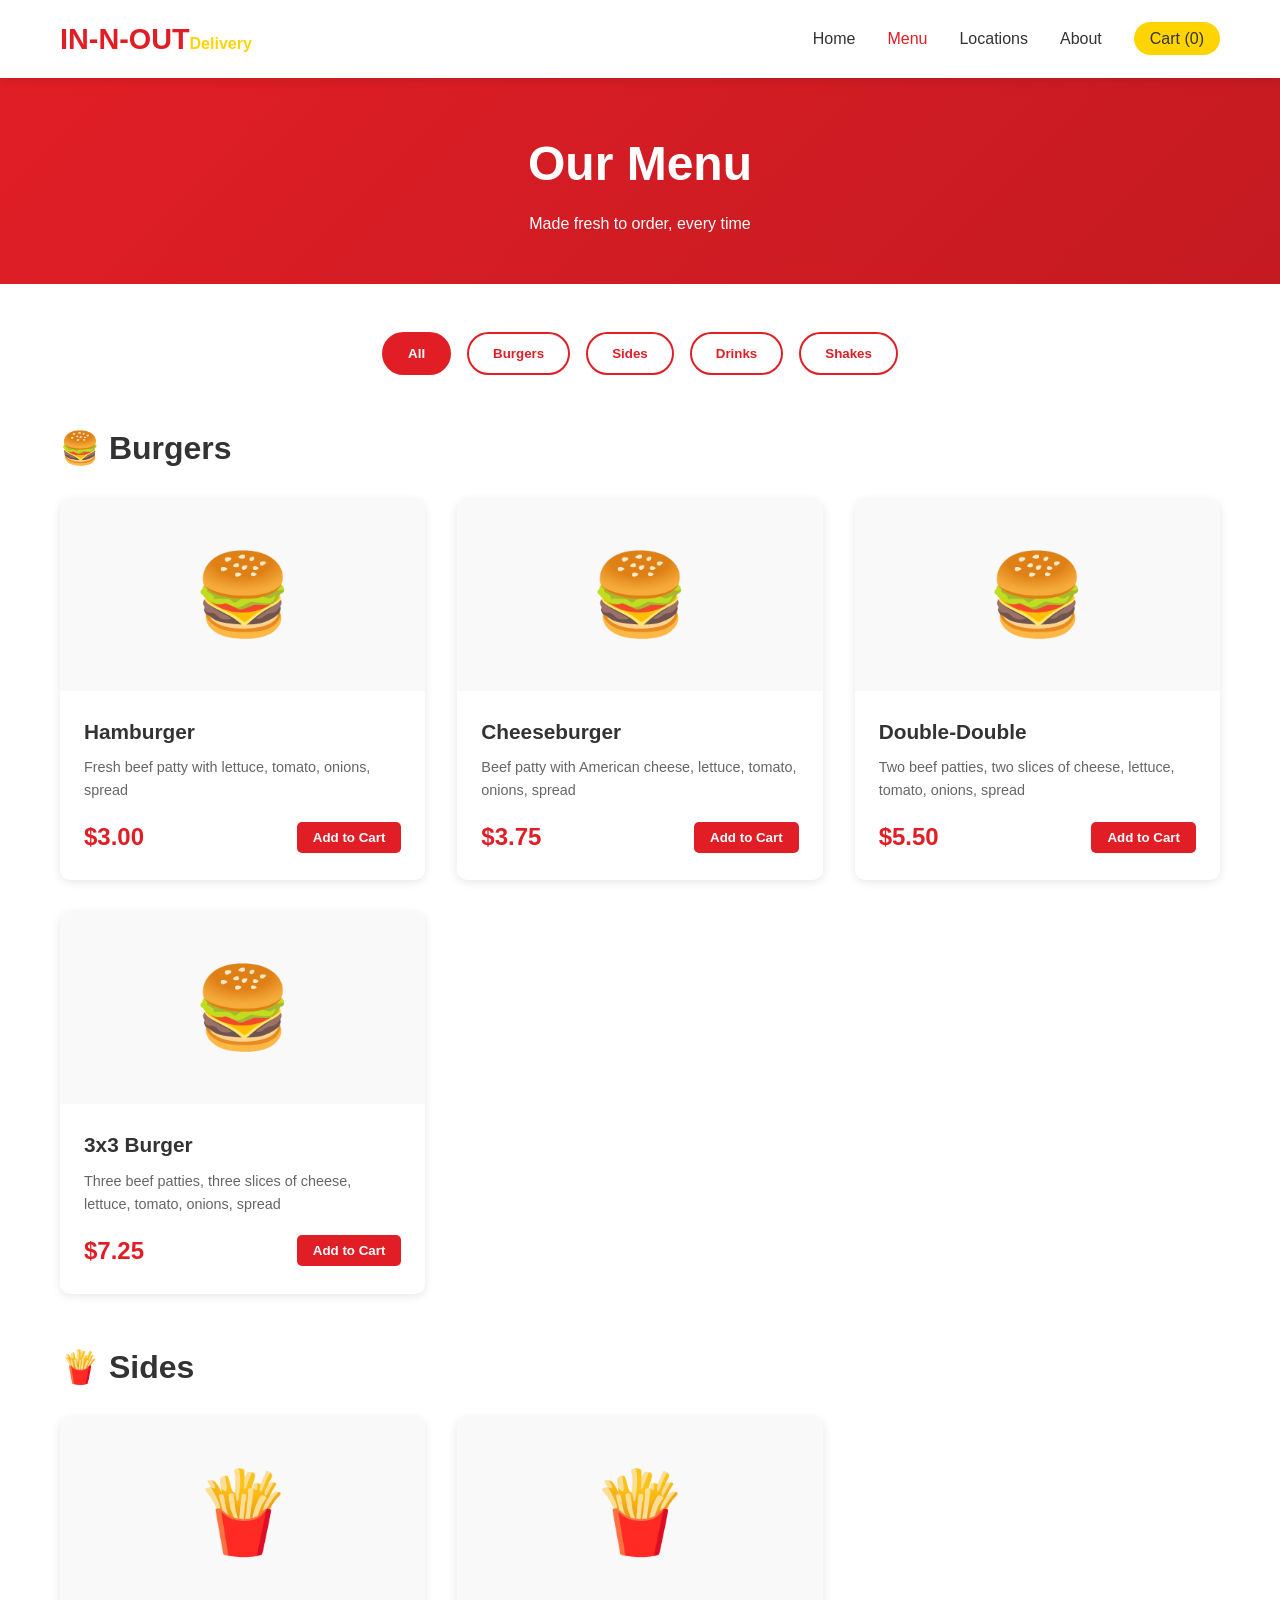
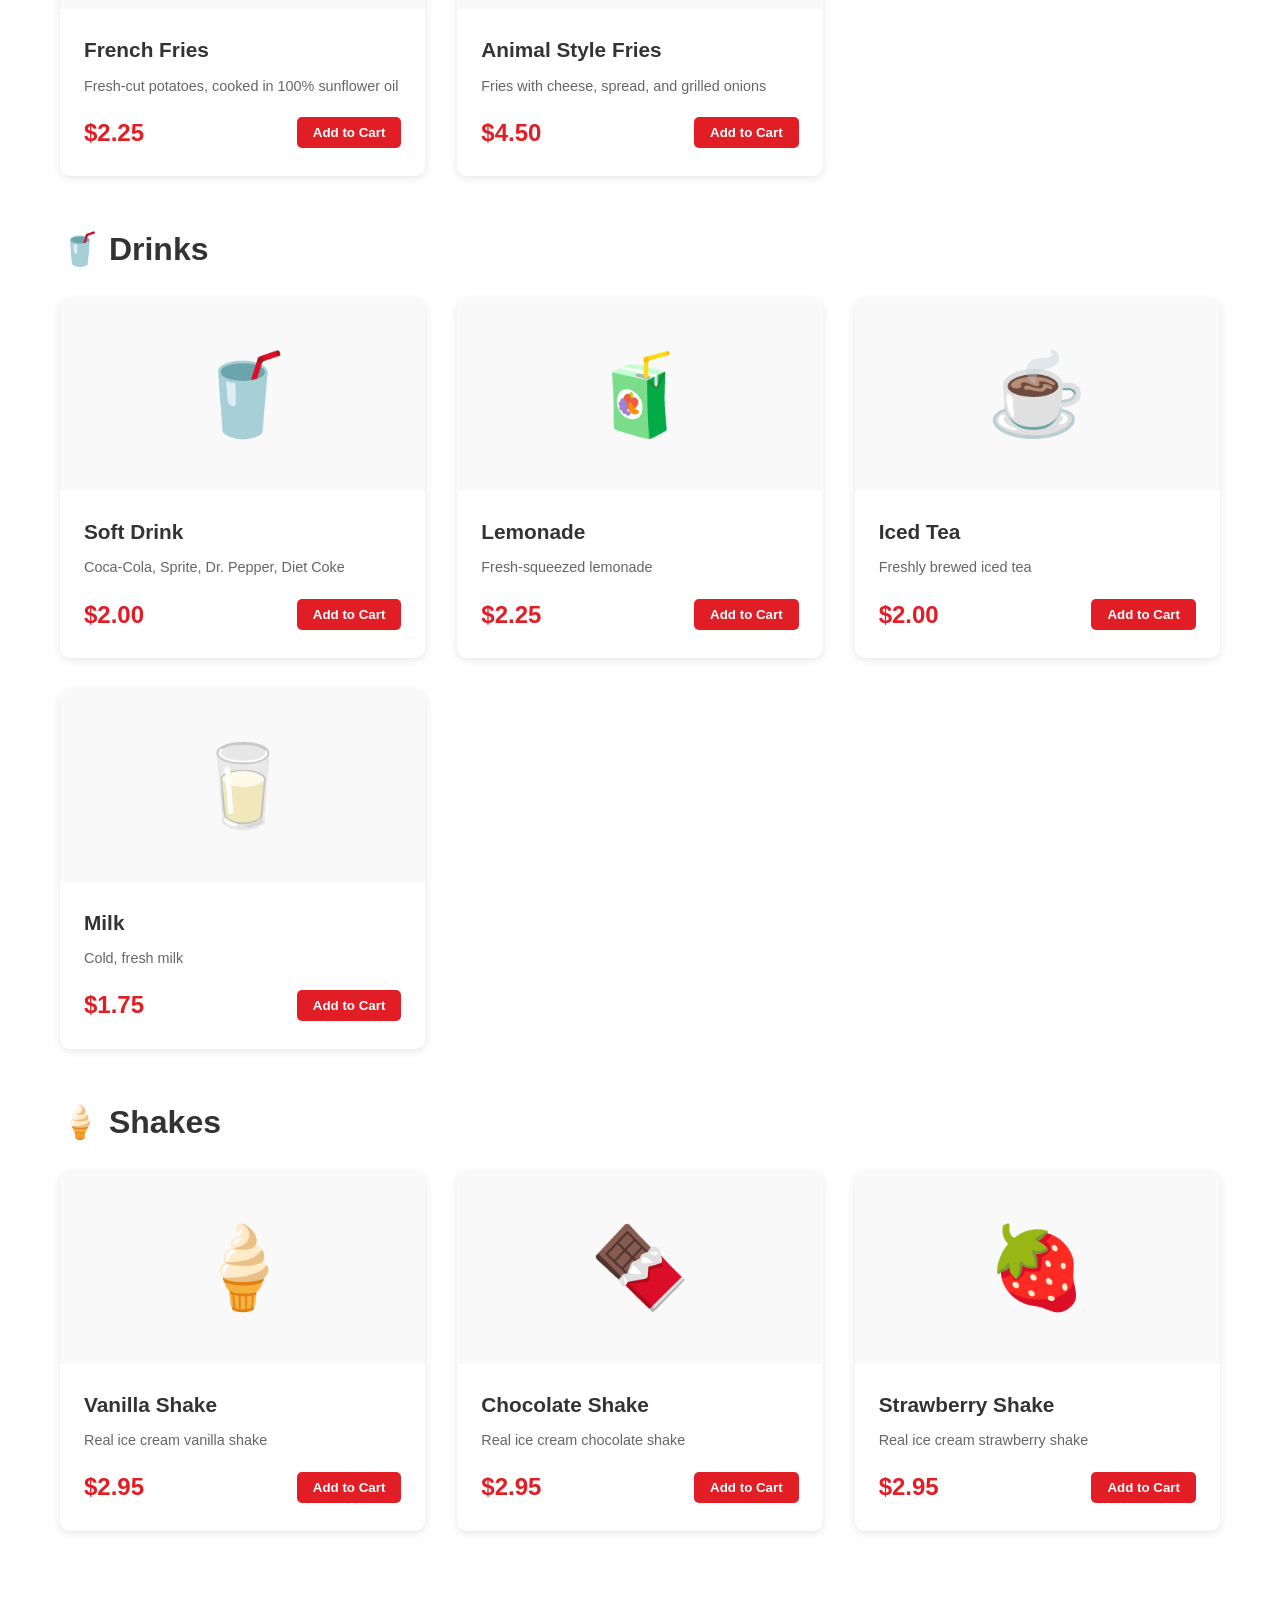
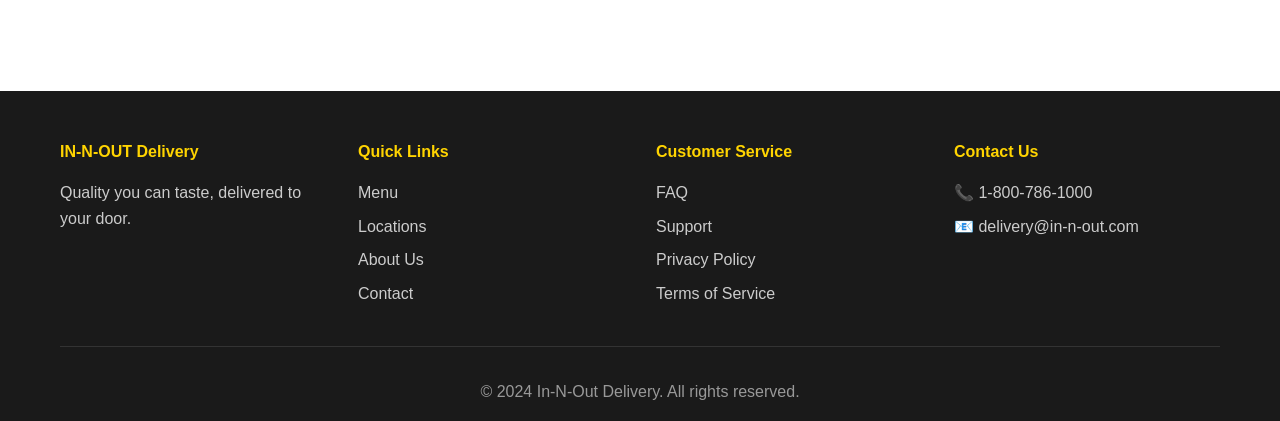
<file: menu.html>
<!DOCTYPE html>
<html lang="en">
<head>
    <meta charset="UTF-8">
    <meta name="viewport" content="width=device-width, initial-scale=1.0">
    <title>Menu - In-N-Out Delivery</title>
    <link rel="stylesheet" href="css/style.css">
</head>
<body>
    <!-- Header -->
    <header>
        <nav class="navbar">
            <div class="container">
                <div class="logo">
                    <h1>IN-N-OUT<span class="delivery-text">Delivery</span></h1>
                </div>
                <ul class="nav-links">
                    <li><a href="index.html">Home</a></li>
                    <li><a href="menu.html" class="active">Menu</a></li>
                    <li><a href="index.html#locations">Locations</a></li>
                    <li><a href="#about">About</a></li>
                    <li><a href="cart.html" class="cart-btn">Cart (<span id="cart-count">0</span>)</a></li>
                </ul>
                <button class="mobile-menu-btn">☰</button>
            </div>
        </nav>
    </header>

    <!-- Menu Header -->
    <section class="menu-header">
        <div class="container">
            <h1>Our Menu</h1>
            <p>Made fresh to order, every time</p>
        </div>
    </section>

    <!-- Menu Categories -->
    <section class="menu-section">
        <div class="container">
            <!-- Category Filters -->
            <div class="category-filters">
                <button class="filter-btn active" data-category="all">All</button>
                <button class="filter-btn" data-category="burgers">Burgers</button>
                <button class="filter-btn" data-category="sides">Sides</button>
                <button class="filter-btn" data-category="drinks">Drinks</button>
                <button class="filter-btn" data-category="shakes">Shakes</button>
            </div>

            <!-- Burgers -->
            <div class="menu-category" id="burgers">
                <h2>🍔 Burgers</h2>
                <div class="menu-grid">
                    <div class="menu-item" data-category="burgers">
                        <div class="menu-item-image">🍔</div>
                        <div class="menu-item-content">
                            <h3>Hamburger</h3>
                            <p>Fresh beef patty with lettuce, tomato, onions, spread</p>
                            <div class="menu-item-footer">
                                <span class="price">$3.00</span>
                                <button class="add-btn" onclick="addToCart('Hamburger', 3.00)">Add to Cart</button>
                            </div>
                        </div>
                    </div>
                    
                    <div class="menu-item" data-category="burgers">
                        <div class="menu-item-image">🍔</div>
                        <div class="menu-item-content">
                            <h3>Cheeseburger</h3>
                            <p>Beef patty with American cheese, lettuce, tomato, onions, spread</p>
                            <div class="menu-item-footer">
                                <span class="price">$3.75</span>
                                <button class="add-btn" onclick="addToCart('Cheeseburger', 3.75)">Add to Cart</button>
                            </div>
                        </div>
                    </div>

                    <div class="menu-item" data-category="burgers">
                        <div class="menu-item-image">🍔</div>
                        <div class="menu-item-content">
                            <h3>Double-Double</h3>
                            <p>Two beef patties, two slices of cheese, lettuce, tomato, onions, spread</p>
                            <div class="menu-item-footer">
                                <span class="price">$5.50</span>
                                <button class="add-btn" onclick="addToCart('Double-Double', 5.50)">Add to Cart</button>
                            </div>
                        </div>
                    </div>

                    <div class="menu-item" data-category="burgers">
                        <div class="menu-item-image">🍔</div>
                        <div class="menu-item-content">
                            <h3>3x3 Burger</h3>
                            <p>Three beef patties, three slices of cheese, lettuce, tomato, onions, spread</p>
                            <div class="menu-item-footer">
                                <span class="price">$7.25</span>
                                <button class="add-btn" onclick="addToCart('3x3 Burger', 7.25)">Add to Cart</button>
                            </div>
                        </div>
                    </div>
                </div>
            </div>

            <!-- Sides -->
            <div class="menu-category" id="sides">
                <h2>🍟 Sides</h2>
                <div class="menu-grid">
                    <div class="menu-item" data-category="sides">
                        <div class="menu-item-image">🍟</div>
                        <div class="menu-item-content">
                            <h3>French Fries</h3>
                            <p>Fresh-cut potatoes, cooked in 100% sunflower oil</p>
                            <div class="menu-item-footer">
                                <span class="price">$2.25</span>
                                <button class="add-btn" onclick="addToCart('French Fries', 2.25)">Add to Cart</button>
                            </div>
                        </div>
                    </div>

                    <div class="menu-item" data-category="sides">
                        <div class="menu-item-image">🍟</div>
                        <div class="menu-item-content">
                            <h3>Animal Style Fries</h3>
                            <p>Fries with cheese, spread, and grilled onions</p>
                            <div class="menu-item-footer">
                                <span class="price">$4.50</span>
                                <button class="add-btn" onclick="addToCart('Animal Style Fries', 4.50)">Add to Cart</button>
                            </div>
                        </div>
                    </div>
                </div>
            </div>

            <!-- Drinks -->
            <div class="menu-category" id="drinks">
                <h2>🥤 Drinks</h2>
                <div class="menu-grid">
                    <div class="menu-item" data-category="drinks">
                        <div class="menu-item-image">🥤</div>
                        <div class="menu-item-content">
                            <h3>Soft Drink</h3>
                            <p>Coca-Cola, Sprite, Dr. Pepper, Diet Coke</p>
                            <div class="menu-item-footer">
                                <span class="price">$2.00</span>
                                <button class="add-btn" onclick="addToCart('Soft Drink', 2.00)">Add to Cart</button>
                            </div>
                        </div>
                    </div>

                    <div class="menu-item" data-category="drinks">
                        <div class="menu-item-image">🧃</div>
                        <div class="menu-item-content">
                            <h3>Lemonade</h3>
                            <p>Fresh-squeezed lemonade</p>
                            <div class="menu-item-footer">
                                <span class="price">$2.25</span>
                                <button class="add-btn" onclick="addToCart('Lemonade', 2.25)">Add to Cart</button>
                            </div>
                        </div>
                    </div>

                    <div class="menu-item" data-category="drinks">
                        <div class="menu-item-image">☕</div>
                        <div class="menu-item-content">
                            <h3>Iced Tea</h3>
                            <p>Freshly brewed iced tea</p>
                            <div class="menu-item-footer">
                                <span class="price">$2.00</span>
                                <button class="add-btn" onclick="addToCart('Iced Tea', 2.00)">Add to Cart</button>
                            </div>
                        </div>
                    </div>

                    <div class="menu-item" data-category="drinks">
                        <div class="menu-item-image">🥛</div>
                        <div class="menu-item-content">
                            <h3>Milk</h3>
                            <p>Cold, fresh milk</p>
                            <div class="menu-item-footer">
                                <span class="price">$1.75</span>
                                <button class="add-btn" onclick="addToCart('Milk', 1.75)">Add to Cart</button>
                            </div>
                        </div>
                    </div>
                </div>
            </div>

            <!-- Shakes -->
            <div class="menu-category" id="shakes">
                <h2>🍦 Shakes</h2>
                <div class="menu-grid">
                    <div class="menu-item" data-category="shakes">
                        <div class="menu-item-image">🍦</div>
                        <div class="menu-item-content">
                            <h3>Vanilla Shake</h3>
                            <p>Real ice cream vanilla shake</p>
                            <div class="menu-item-footer">
                                <span class="price">$2.95</span>
                                <button class="add-btn" onclick="addToCart('Vanilla Shake', 2.95)">Add to Cart</button>
                            </div>
                        </div>
                    </div>

                    <div class="menu-item" data-category="shakes">
                        <div class="menu-item-image">🍫</div>
                        <div class="menu-item-content">
                            <h3>Chocolate Shake</h3>
                            <p>Real ice cream chocolate shake</p>
                            <div class="menu-item-footer">
                                <span class="price">$2.95</span>
                                <button class="add-btn" onclick="addToCart('Chocolate Shake', 2.95)">Add to Cart</button>
                            </div>
                        </div>
                    </div>

                    <div class="menu-item" data-category="shakes">
                        <div class="menu-item-image">🍓</div>
                        <div class="menu-item-content">
                            <h3>Strawberry Shake</h3>
                            <p>Real ice cream strawberry shake</p>
                            <div class="menu-item-footer">
                                <span class="price">$2.95</span>
                                <button class="add-btn" onclick="addToCart('Strawberry Shake', 2.95)">Add to Cart</button>
                            </div>
                        </div>
                    </div>
                </div>
            </div>
        </div>
    </section>

    <!-- Footer -->
    <footer>
        <div class="container">
            <div class="footer-content">
                <div class="footer-section">
                    <h4>IN-N-OUT Delivery</h4>
                    <p>Quality you can taste, delivered to your door.</p>
                </div>
                <div class="footer-section">
                    <h4>Quick Links</h4>
                    <ul>
                        <li><a href="menu.html">Menu</a></li>
                        <li><a href="index.html#locations">Locations</a></li>
                        <li><a href="#about">About Us</a></li>
                        <li><a href="#contact">Contact</a></li>
                    </ul>
                </div>
                <div class="footer-section">
                    <h4>Customer Service</h4>
                    <ul>
                        <li><a href="#faq">FAQ</a></li>
                        <li><a href="#support">Support</a></li>
                        <li><a href="#privacy">Privacy Policy</a></li>
                        <li><a href="#terms">Terms of Service</a></li>
                    </ul>
                </div>
                <div class="footer-section">
                    <h4>Contact Us</h4>
                    <p>📞 1-800-786-1000</p>
                    <p>📧 delivery@in-n-out.com</p>
                </div>
            </div>
            <div class="footer-bottom">
                <p>&copy; 2024 In-N-Out Delivery. All rights reserved.</p>
            </div>
        </div>
    </footer>

    <script src="js/script.js"></script>
</body>
</html>
</file>
<file: css/style.css>
/* ===== RESET & BASE ===== */
* {
    margin: 0;
    padding: 0;
    box-sizing: border-box;
}

body {
    font-family: 'Arial', 'Helvetica', sans-serif;
    line-height: 1.6;
    color: #333;
    background-color: #fff;
}

.container {
    max-width: 1200px;
    margin: 0 auto;
    padding: 0 20px;
}

/* ===== HEADER & NAVIGATION ===== */
header {
    background-color: #fff;
    box-shadow: 0 2px 10px rgba(0,0,0,0.1);
    position: sticky;
    top: 0;
    z-index: 1000;
}

.navbar {
    padding: 1rem 0;
}

.navbar .container {
    display: flex;
    justify-content: space-between;
    align-items: center;
}

.logo h1 {
    color: #E11E26;
    font-size: 1.8rem;
    font-weight: bold;
}

.delivery-text {
    color: #FFD400;
    font-size: 1rem;
}

.nav-links {
    display: flex;
    list-style: none;
    gap: 2rem;
    align-items: center;
}

.nav-links a {
    text-decoration: none;
    color: #333;
    font-weight: 500;
    transition: color 0.3s;
}

.nav-links a:hover,
.nav-links a.active {
    color: #E11E26;
}

.cart-btn {
    background-color: #FFD400;
    padding: 0.5rem 1rem;
    border-radius: 25px;
    color: #333 !important;
    font-weight: bold;
}

.mobile-menu-btn {
    display: none;
    background: none;
    border: none;
    font-size: 1.5rem;
    cursor: pointer;
}

/* ===== HERO SECTION ===== */
.hero {
    background: linear-gradient(135deg, #E11E26 0%, #c41a21 100%);
    color: white;
    padding: 4rem 0;
    text-align: center;
}

.hero-title {
    font-size: 3rem;
    margin-bottom: 1rem;
    font-weight: bold;
}

.highlight {
    color: #FFD400;
}

.hero-subtitle {
    font-size: 1.2rem;
    margin-bottom: 2rem;
    opacity: 0.9;
}

.hero-buttons {
    display: flex;
    gap: 1rem;
    justify-content: center;
    margin-bottom: 1.5rem;
}

.delivery-info {
    opacity: 0.9;
    font-size: 0.95rem;
}

/* ===== BUTTONS ===== */
.btn {
    display: inline-block;
    padding: 0.75rem 1.5rem;
    text-decoration: none;
    border-radius: 5px;
    font-weight: bold;
    transition: all 0.3s;
    border: none;
    cursor: pointer;
    font-size: 1rem;
}

.btn-primary {
    background-color: #FFD400;
    color: #333;
}

.btn-primary:hover {
    background-color: #e6bf00;
    transform: translateY(-2px);
}

.btn-secondary {
    background-color: transparent;
    color: white;
    border: 2px solid white;
}

.btn-secondary:hover {
    background-color: white;
    color: #E11E26;
}

.btn-outline {
    background-color: transparent;
    border: 2px solid #E11E26;
    color: #E11E26;
    padding: 0.5rem 1rem;
}

.btn-outline:hover {
    background-color: #E11E26;
    color: white;
}

.btn-full {
    width: 100%;
    margin-top: 1rem;
}

/* ===== RATING SECTION ===== */
.rating-section {
    padding: 3rem 0;
    background-color: #f9f9f9;
}

.rating-card {
    display: grid;
    grid-template-columns: 200px 1fr;
    gap: 3rem;
    background: white;
    padding: 2rem;
    border-radius: 10px;
    box-shadow: 0 2px 10px rgba(0,0,0,0.1);
}

.rating-score {
    text-align: center;
}

.rating-score h3 {
    font-size: 3rem;
    color: #E11E26;
}

.stars {
    color: #FFD400;
    font-size: 1.5rem;
    margin: 0.5rem 0;
}

.bar-item {
    display: flex;
    align-items: center;
    gap: 1rem;
    margin: 0.5rem 0;
}

.bar {
    flex: 1;
    height: 8px;
    background-color: #e0e0e0;
    border-radius: 10px;
    overflow: hidden;
}

.fill {
    height: 100%;
    background-color: #FFD400;
}

/* ===== POPULAR ITEMS ===== */
.popular-items {
    padding: 4rem 0;
}

.popular-items h2 {
    text-align: center;
    font-size: 2.5rem;
    margin-bottom: 2rem;
    color: #333;
}

.items-grid {
    display: grid;
    grid-template-columns: repeat(auto-fit, minmax(250px, 1fr));
    gap: 2rem;
    margin-bottom: 2rem;
}

.item-card {
    background: white;
    border-radius: 10px;
    padding: 1.5rem;
    box-shadow: 0 2px 10px rgba(0,0,0,0.1);
    transition: transform 0.3s;
}

.item-card:hover {
    transform: translateY(-5px);
    box-shadow: 0 5px 20px rgba(0,0,0,0.15);
}

.item-image {
    font-size: 4rem;
    text-align: center;
    margin-bottom: 1rem;
}

.item-card h3 {
    font-size: 1.5rem;
    margin-bottom: 0.5rem;
    color: #333;
}

.item-card p {
    color: #666;
    margin-bottom: 1rem;
    font-size: 0.9rem;
}

.item-footer {
    display: flex;
    justify-content: space-between;
    align-items: center;
}

.price {
    font-size: 1.5rem;
    font-weight: bold;
    color: #E11E26;
}

.add-btn {
    background-color: #E11E26;
    color: white;
    padding: 0.5rem 1rem;
    border: none;
    border-radius: 5px;
    cursor: pointer;
    font-weight: bold;
    transition: background 0.3s;
}

.add-btn:hover {
    background-color: #c41a21;
}

.view-all {
    text-align: center;
    margin-top: 2rem;
}

/* ===== LOCATIONS SECTION ===== */
.locations-section {
    padding: 4rem 0;
    background-color: #f9f9f9;
}

.locations-section h2 {
    text-align: center;
    font-size: 2.5rem;
    margin-bottom: 1rem;
}

.section-subtitle {
    text-align: center;
    color: #666;
    margin-bottom: 2rem;
}

.location-search {
    display: flex;
    gap: 1rem;
    max-width: 600px;
    margin: 0 auto 3rem;
}

.location-input {
    flex: 1;
    padding: 0.75rem;
    border: 2px solid #ddd;
    border-radius: 5px;
    font-size: 1rem;
}

.location-grid {
    display: grid;
    grid-template-columns: repeat(auto-fit, minmax(300px, 1fr));
    gap: 2rem;
}

.location-card {
    background: white;
    padding: 2rem;
    border-radius: 10px;
    box-shadow: 0 2px 10px rgba(0,0,0,0.1);
}

.location-card h3 {
    font-size: 1.3rem;
    margin-bottom: 1rem;
    color: #E11E26;
}

.location-card p {
    margin-bottom: 0.5rem;
    color: #666;
}

/* ===== WHY SECTION ===== */
.why-section {
    padding: 4rem 0;
}

.why-section h2 {
    text-align: center;
    font-size: 2.5rem;
    margin-bottom: 3rem;
}

.features-grid {
    display: grid;
    grid-template-columns: repeat(auto-fit, minmax(250px, 1fr));
    gap: 2rem;
}

.feature {
    text-align: center;
    padding: 2rem;
}

.feature-icon {
    font-size: 3rem;
    margin-bottom: 1rem;
}

.feature h3 {
    font-size: 1.5rem;
    margin-bottom: 1rem;
    color: #333;
}

.feature p {
    color: #666;
}

/* ===== MENU PAGE ===== */
.menu-header {
    background: linear-gradient(135deg, #E11E26 0%, #c41a21 100%);
    color: white;
    padding: 3rem 0;
    text-align: center;
}

.menu-header h1 {
    font-size: 3rem;
    margin-bottom: 0.5rem;
}

.menu-section {
    padding: 3rem 0;
}

.category-filters {
    display: flex;
    gap: 1rem;
    justify-content: center;
    margin-bottom: 3rem;
    flex-wrap: wrap;
}

.filter-btn {
    padding: 0.75rem 1.5rem;
    background-color: white;
    border: 2px solid #E11E26;
    color: #E11E26;
    border-radius: 25px;
    cursor: pointer;
    font-weight: bold;
    transition: all 0.3s;
}

.filter-btn:hover,
.filter-btn.active {
    background-color: #E11E26;
    color: white;
}

.menu-category {
    margin-bottom: 3rem;
}

.menu-category h2 {
    font-size: 2rem;
    margin-bottom: 1.5rem;
    color: #333;
}

.menu-grid {
    display: grid;
    grid-template-columns: repeat(auto-fill, minmax(280px, 1fr));
    gap: 2rem;
}

.menu-item {
    background: white;
    border-radius: 10px;
    overflow: hidden;
    box-shadow: 0 2px 10px rgba(0,0,0,0.1);
    transition: transform 0.3s;
}

.menu-item:hover {
    transform: translateY(-5px);
}

.menu-item-image {
    font-size: 5rem;
    text-align: center;
    padding: 2rem 0;
    background-color: #f9f9f9;
}

.menu-item-content {
    padding: 1.5rem;
}

.menu-item h3 {
    font-size: 1.3rem;
    margin-bottom: 0.5rem;
}

.menu-item p {
    color: #666;
    margin-bottom: 1rem;
    font-size: 0.9rem;
}

.menu-item-footer {
    display: flex;
    justify-content: space-between;
    align-items: center;
}

/* ===== CART PAGE ===== */
.cart-section {
    padding: 3rem 0;
    min-height: 60vh;
}

.cart-section h1 {
    font-size: 2.5rem;
    margin-bottom: 2rem;
}

.cart-container {
    display: grid;
    grid-template-columns: 2fr 1fr;
    gap: 2rem;
}

.cart-items {
    background: white;
    padding: 2rem;
    border-radius: 10px;
    box-shadow: 0 2px 10px rgba(0,0,0,0.1);
}

.empty-cart {
    text-align: center;
    padding: 3rem;
    color: #666;
}

.empty-cart p {
    font-size: 1.5rem;
    margin-bottom: 1.5rem;
}

.cart-item {
    display: flex;
    justify-content: space-between;
    align-items: center;
    padding: 1.5rem 0;
    border-bottom: 1px solid #eee;
}

.cart-item-info h3 {
    margin-bottom: 0.5rem;
}

.cart-item-info p {
    color: #666;
    font-size: 0.9rem;
}

.cart-item-actions {
    display: flex;
    align-items: center;
    gap: 1rem;
}

.quantity-controls {
    display: flex;
    align-items: center;
    gap: 0.5rem;
}

.qty-btn {
    background-color: #f0f0f0;
    border: none;
    width: 30px;
    height: 30px;
    border-radius: 50%;
    cursor: pointer;
    font-weight: bold;
}

.qty-btn:hover {
    background-color: #e0e0e0;
}

.remove-btn {
    background-color: #E11E26;
    color: white;
    border: none;
    padding: 0.5rem 1rem;
    border-radius: 5px;
    cursor: pointer;
}

.cart-summary {
    background: white;
    padding: 2rem;
    border-radius: 10px;
    box-shadow: 0 2px 10px rgba(0,0,0,0.1);
    height: fit-content;
    position: sticky;
    top: 100px;
}

.cart-summary h3 {
    margin-bottom: 1.5rem;
    font-size: 1.5rem;
}

.summary-row {
    display: flex;
    justify-content: space-between;
    margin-bottom: 1rem;
}

.summary-row.total {
    font-size: 1.3rem;
    font-weight: bold;
    color: #E11E26;
}

/* ===== CHECKOUT PAGE ===== */
.checkout-section {
    padding: 3rem 0;
}

.checkout-section h1 {
    font-size: 2.5rem;
    margin-bottom: 2rem;
}

.checkout-container {
    display: grid;
    grid-template-columns: 2fr 1fr;
    gap: 2rem;
}

.checkout-form {
    background: white;
    padding: 2rem;
    border-radius: 10px;
    box-shadow: 0 2px 10px rgba(0,0,0,0.1);
}

.form-section {
    margin-bottom: 2rem;
}

.form-section h3 {
    margin-bottom: 1rem;
    font-size: 1.3rem;
    color: #333;
}

.form-group {
    margin-bottom: 1rem;
}

.form-group label {
    display: block;
    margin-bottom: 0.5rem;
    font-weight: 500;
}

.form-group input,
.form-group textarea {
    width: 100%;
    padding: 0.75rem;
    border: 2px solid #ddd;
    border-radius: 5px;
    font-size: 1rem;
    font-family: inherit;
}

.form-group textarea {
    resize: vertical;
    min-height: 80px;
}

.form-row {
    display: grid;
    grid-template-columns: 1fr 1fr;
    gap: 1rem;
}

.payment-methods {
    display: flex;
    flex-direction: column;
    gap: 1rem;
    margin-bottom: 1.5rem;
}

.payment-option {
    display: flex;
    align-items: center;
    gap: 0.5rem;
    padding: 1rem;
    border: 2px solid #ddd;
    border-radius: 5px;
    cursor: pointer;
}

.payment-option input {
    width: auto;
}

.order-summary-sidebar {
    background: white;
    padding: 2rem;
    border-radius: 10px;
    box-shadow: 0 2px 10px rgba(0,0,0,0.1);
    height: fit-content;
    position: sticky;
    top: 100px;
}

.order-summary-sidebar h3 {
    margin-bottom: 1.5rem;
}

.checkout-item {
    display: flex;
    justify-content: space-between;
    margin-bottom: 1rem;
    padding-bottom: 1rem;
    border-bottom: 1px solid #eee;
}

/* ===== FOOTER ===== */
footer {
    background-color: #1a1a1a;
    color: white;
    padding: 3rem 0 1rem;
    margin-top: 4rem;
}

.footer-content {
    display: grid;
    grid-template-columns: repeat(auto-fit, minmax(200px, 1fr));
    gap: 2rem;
    margin-bottom: 2rem;
}

.footer-section h4 {
    color: #FFD400;
    margin-bottom: 1rem;
}

.footer-section ul {
    list-style: none;
}

.footer-section ul li {
    margin-bottom: 0.5rem;
}

.footer-section a {
    color: #ccc;
    text-decoration: none;
    transition: color 0.3s;
}

.footer-section a:hover {
    color: #FFD400;
}

.footer-section p {
    color: #ccc;
    margin-bottom: 0.5rem;
}

.footer-bottom {
    text-align: center;
    padding-top: 2rem;
    border-top: 1px solid #333;
    color: #999;
}

/* ===== RESPONSIVE ===== */
@media (max-width: 768px) {
    .nav-links {
        display: none;
    }
    
    .mobile-menu-btn {
        display: block;
    }
    
    .hero-title {
        font-size: 2rem;
    }
    
    .hero-buttons {
        flex-direction: column;
    }
    
    .rating-card {
        grid-template-columns: 1fr;
    }
    
    .items-grid,
    .menu-grid,
    .features-grid {
        grid-template-columns: 1fr;
    }
    
    .cart-container,
    .checkout-container {
        grid-template-columns: 1fr;
    }
    
    .form-row {
        grid-template-columns: 1fr;
    }
    
    .location-search {
        flex-direction: column;
    }
}

@media (max-width: 480px) {
    .hero-title {
        font-size: 1.5rem;
    }
    
    .logo h1 {
        font-size: 1.3rem;
    }
}
</file>
